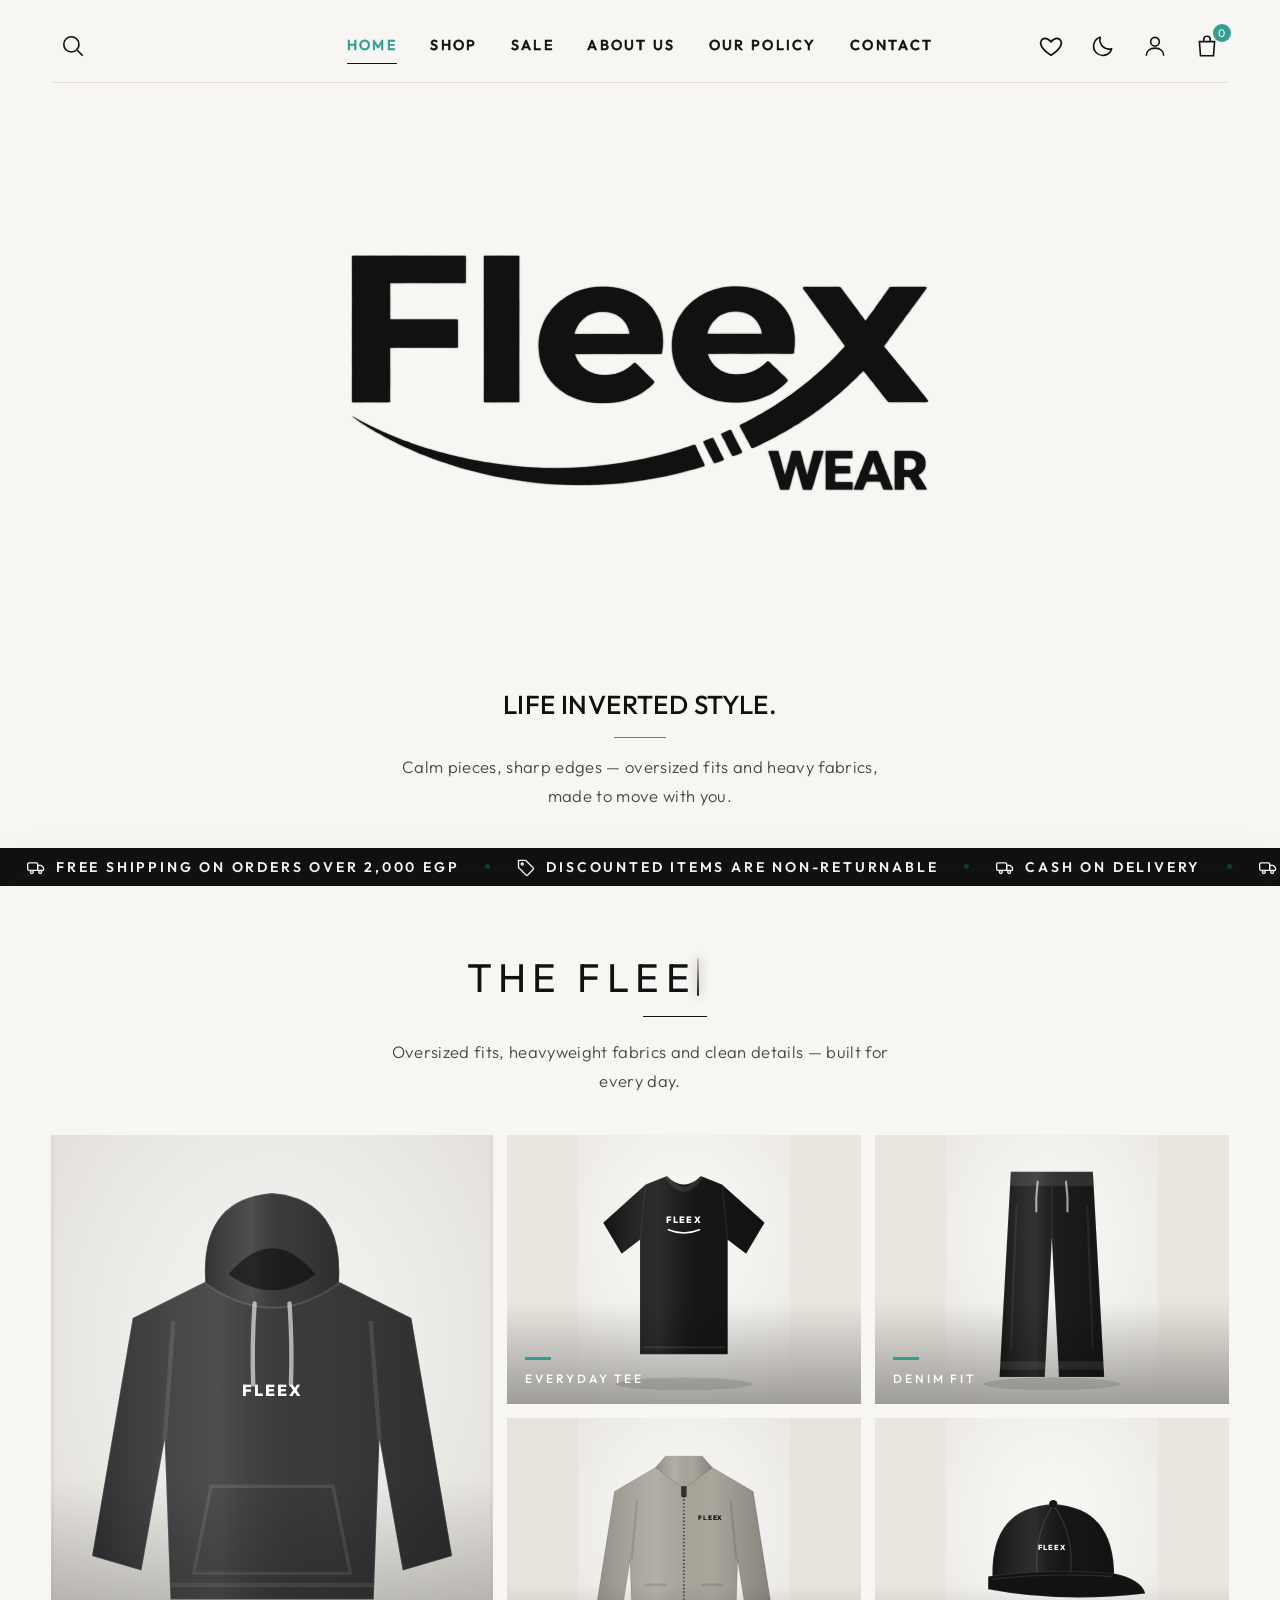
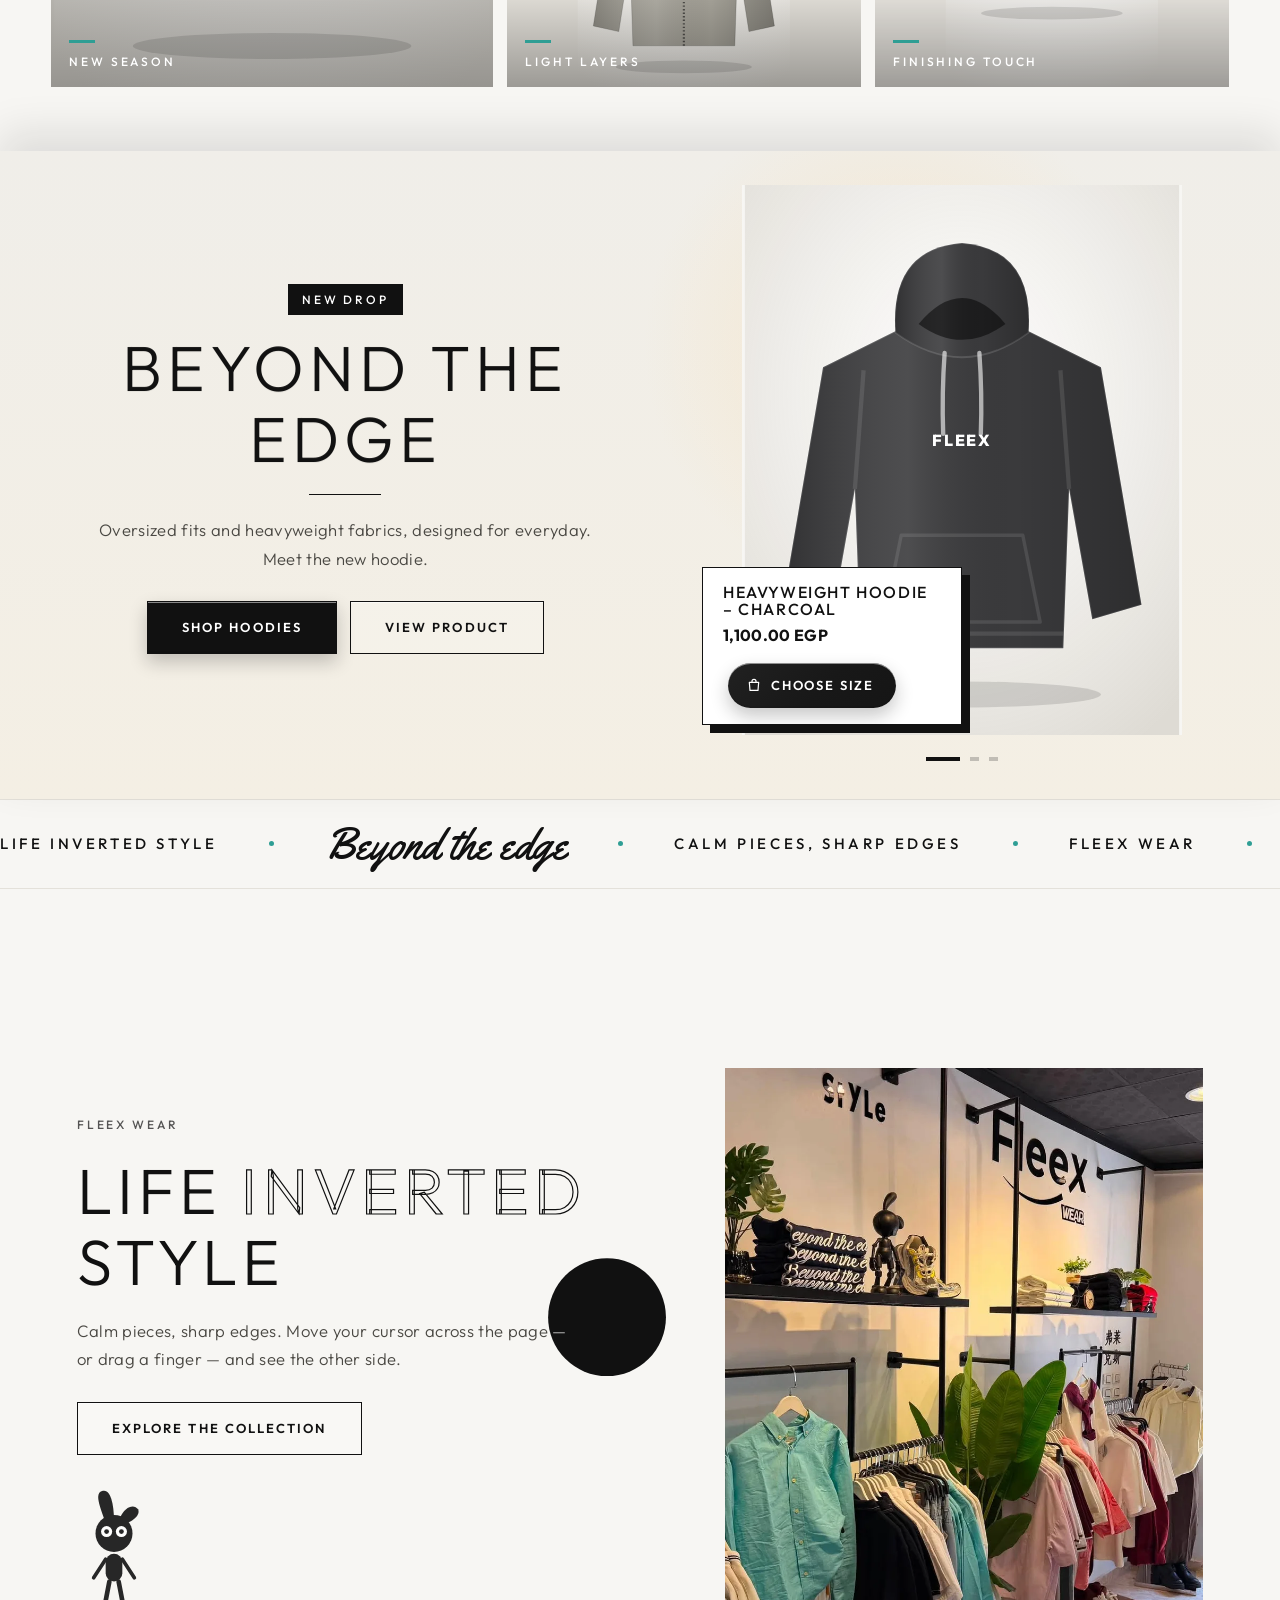
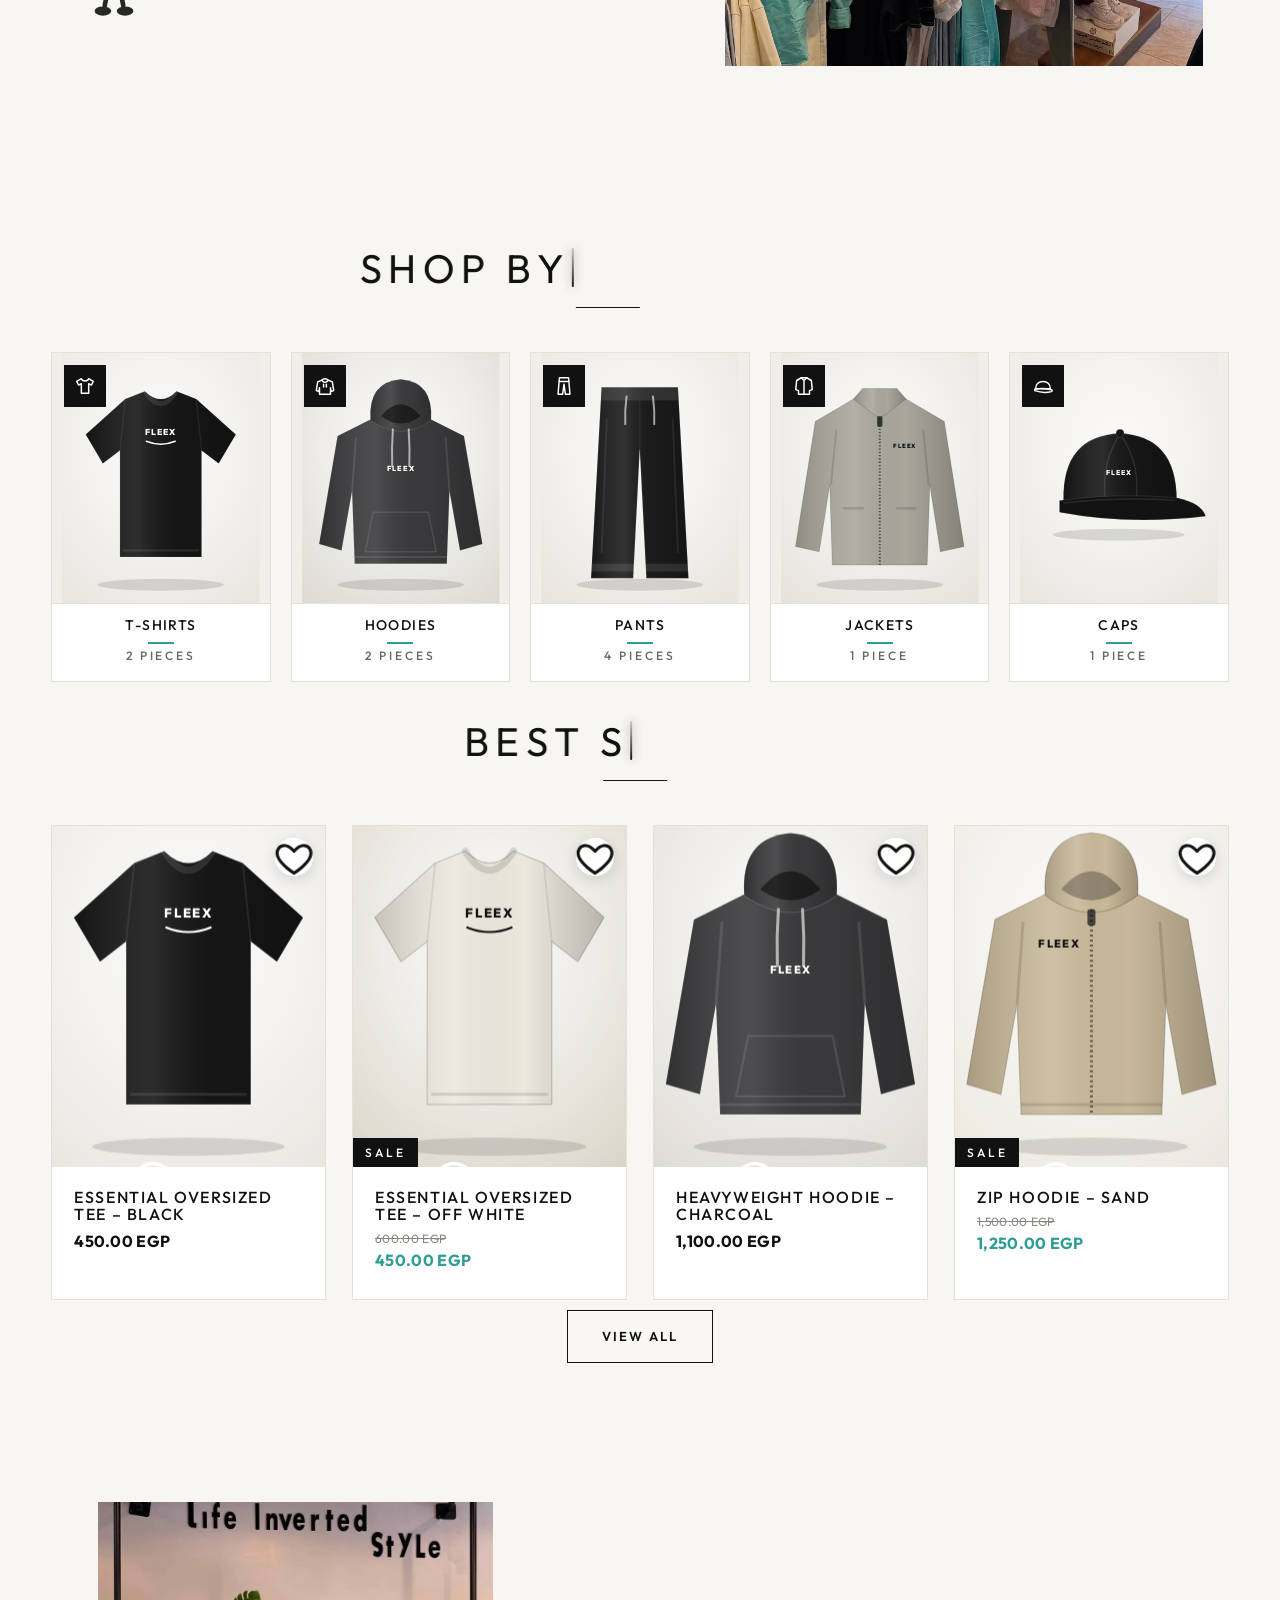
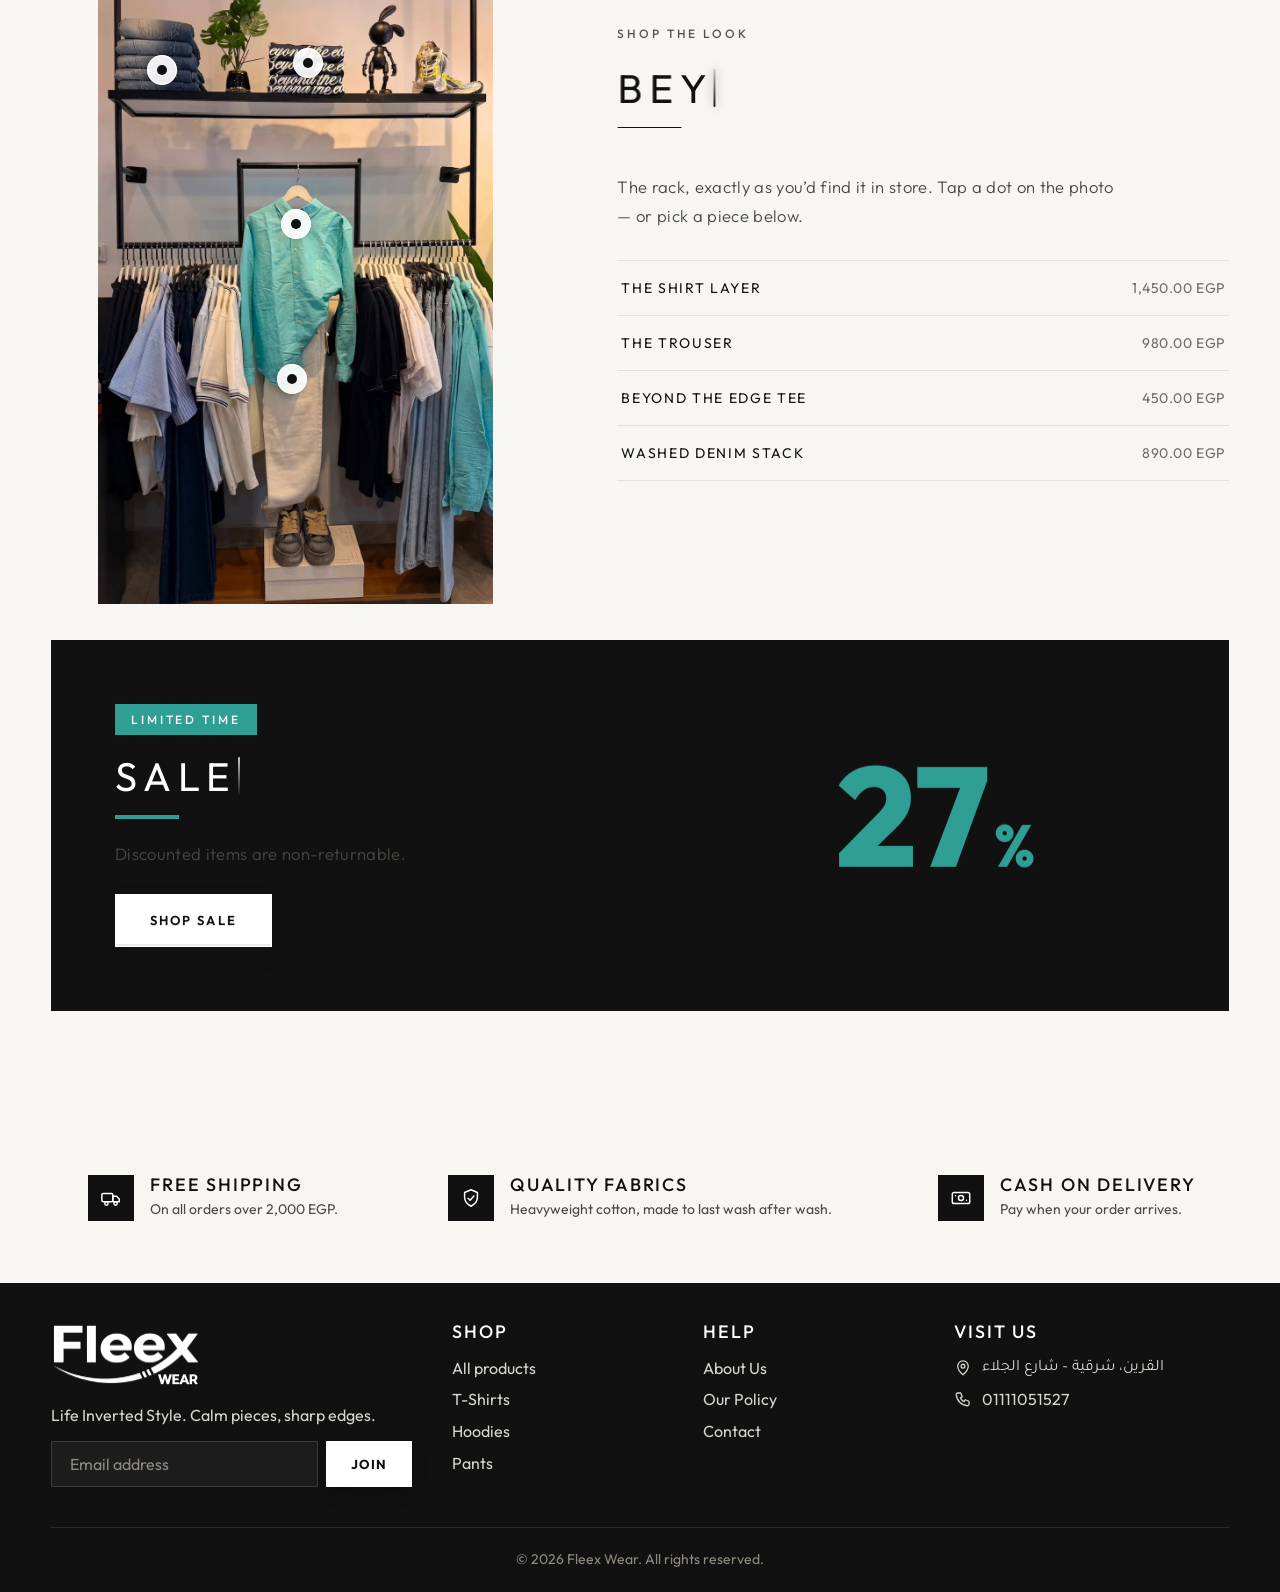
<file: index.html>
<!DOCTYPE html>
<html lang="en">
<head>
<meta charset="UTF-8">
<meta http-equiv="refresh" content="0;url=home.html">
<title>Fleex Wear</title>
<script>location.replace("home.html")</script>
</head>
<body></body>
</html>
</file>
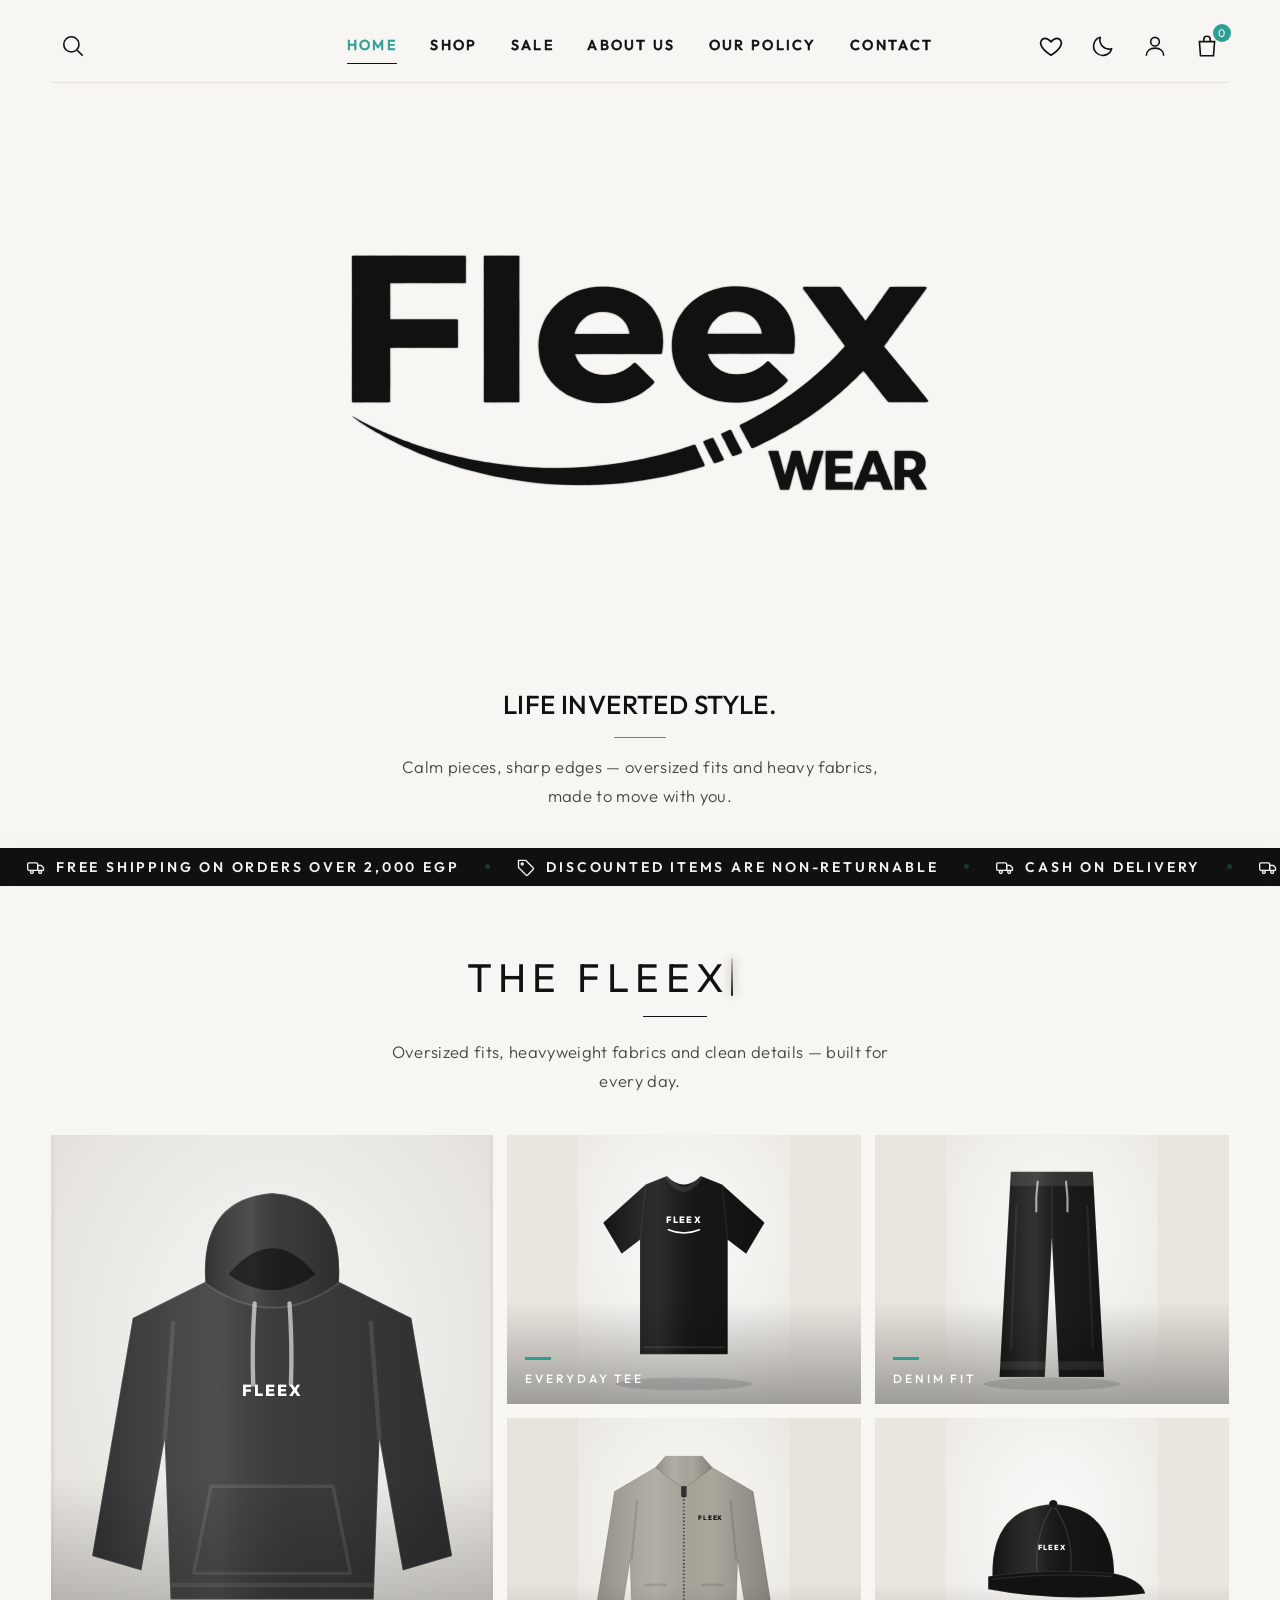
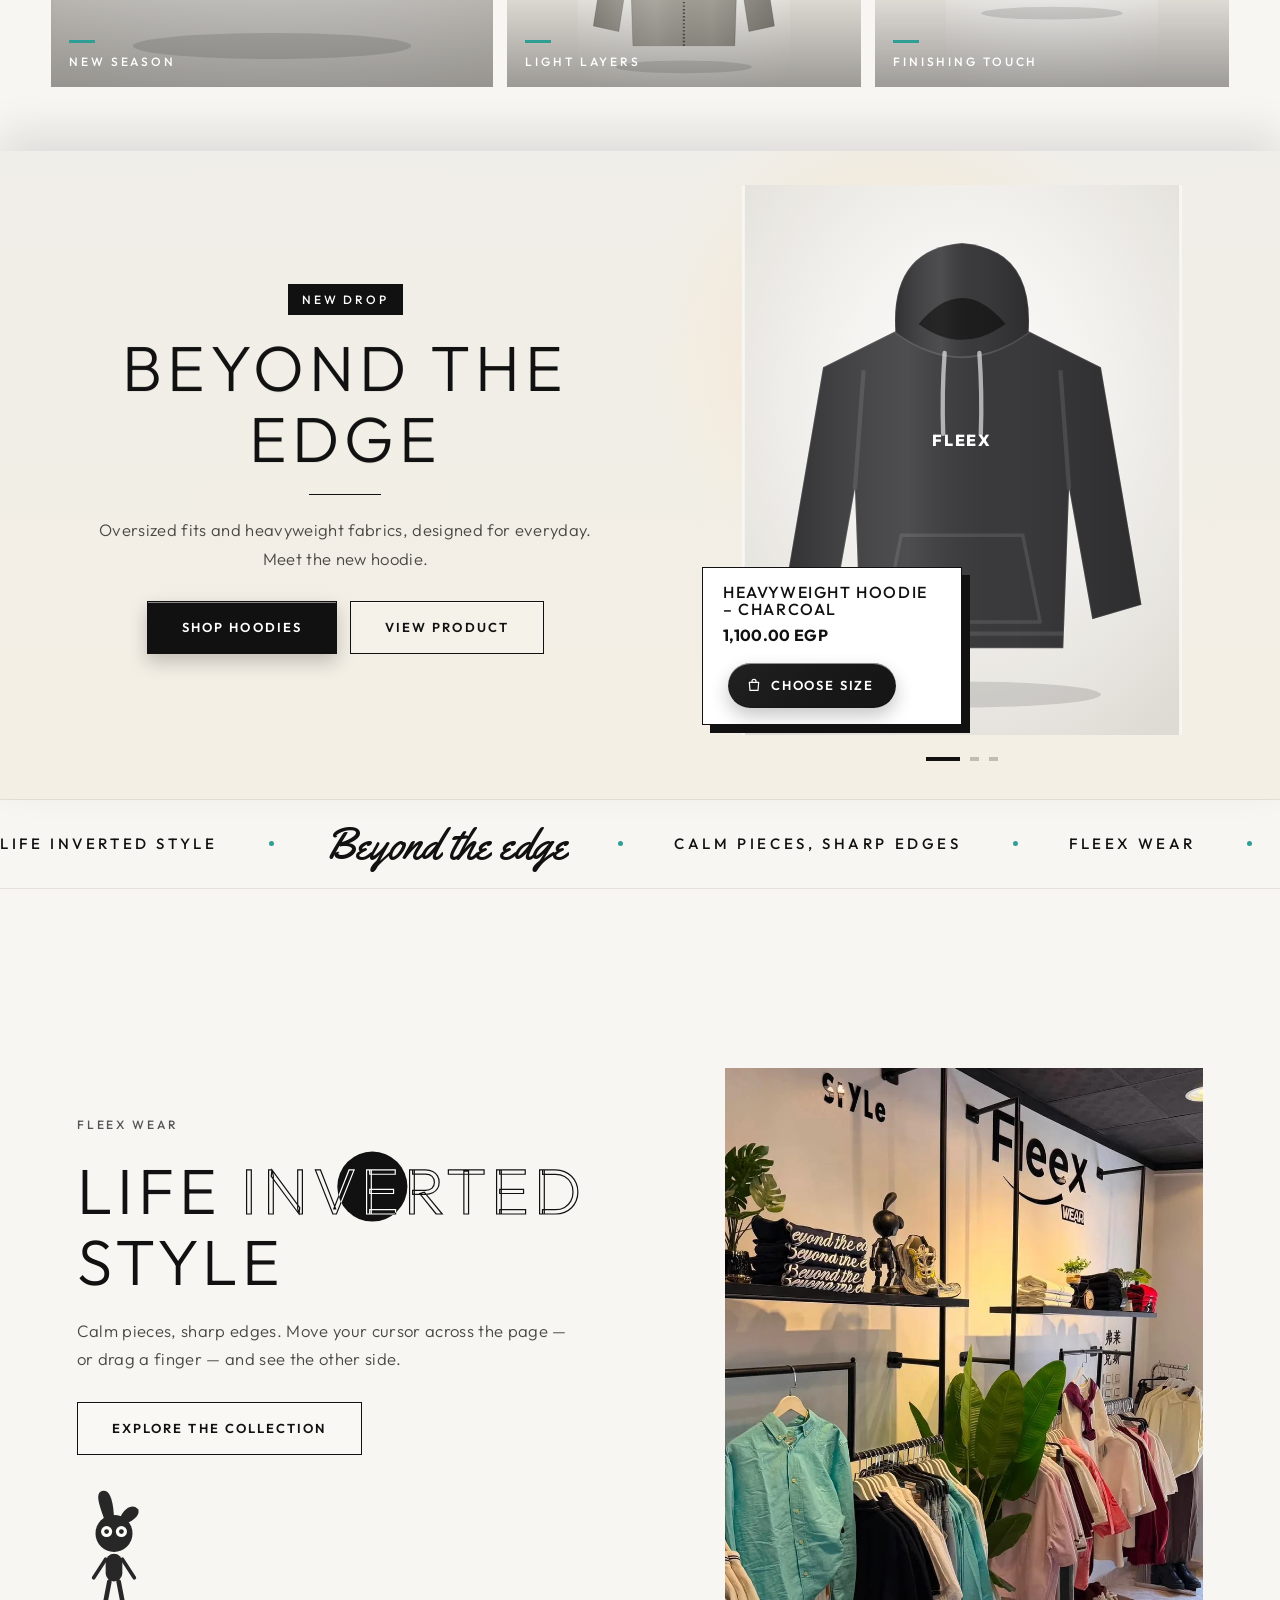
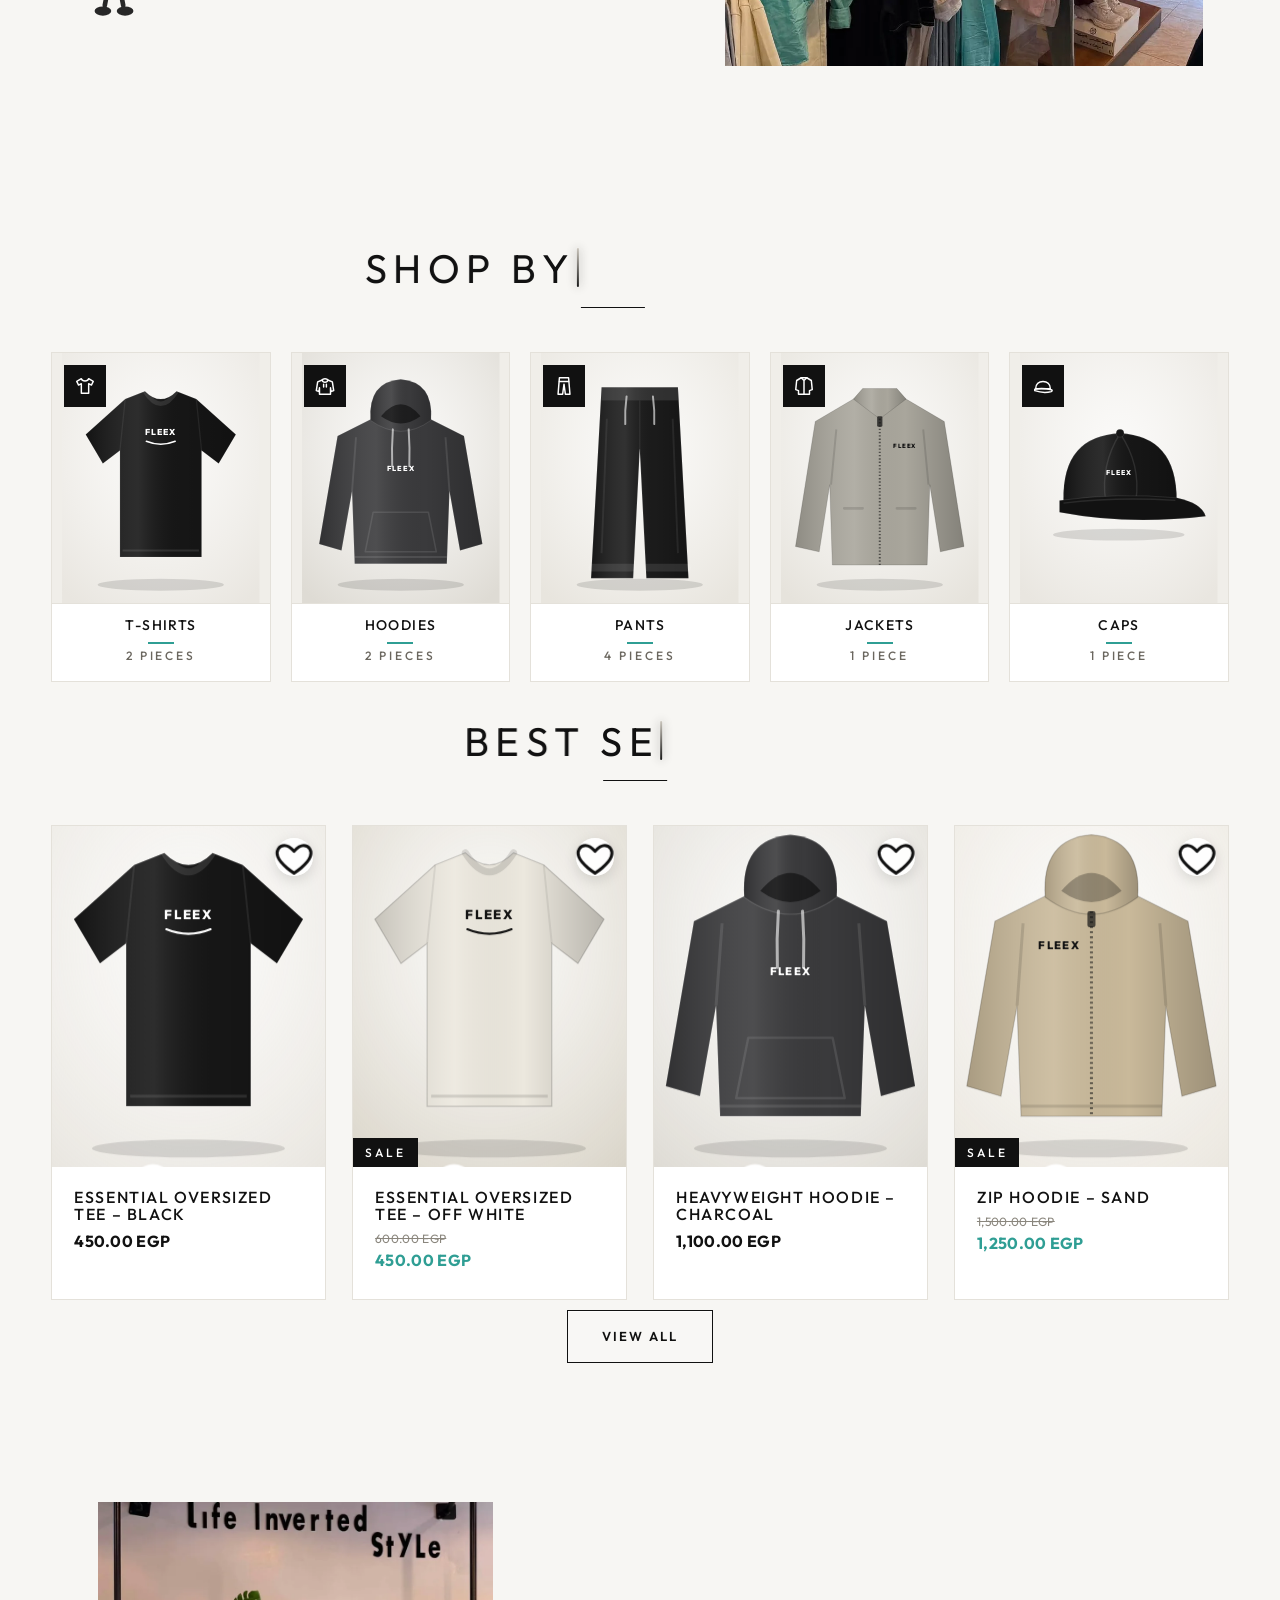
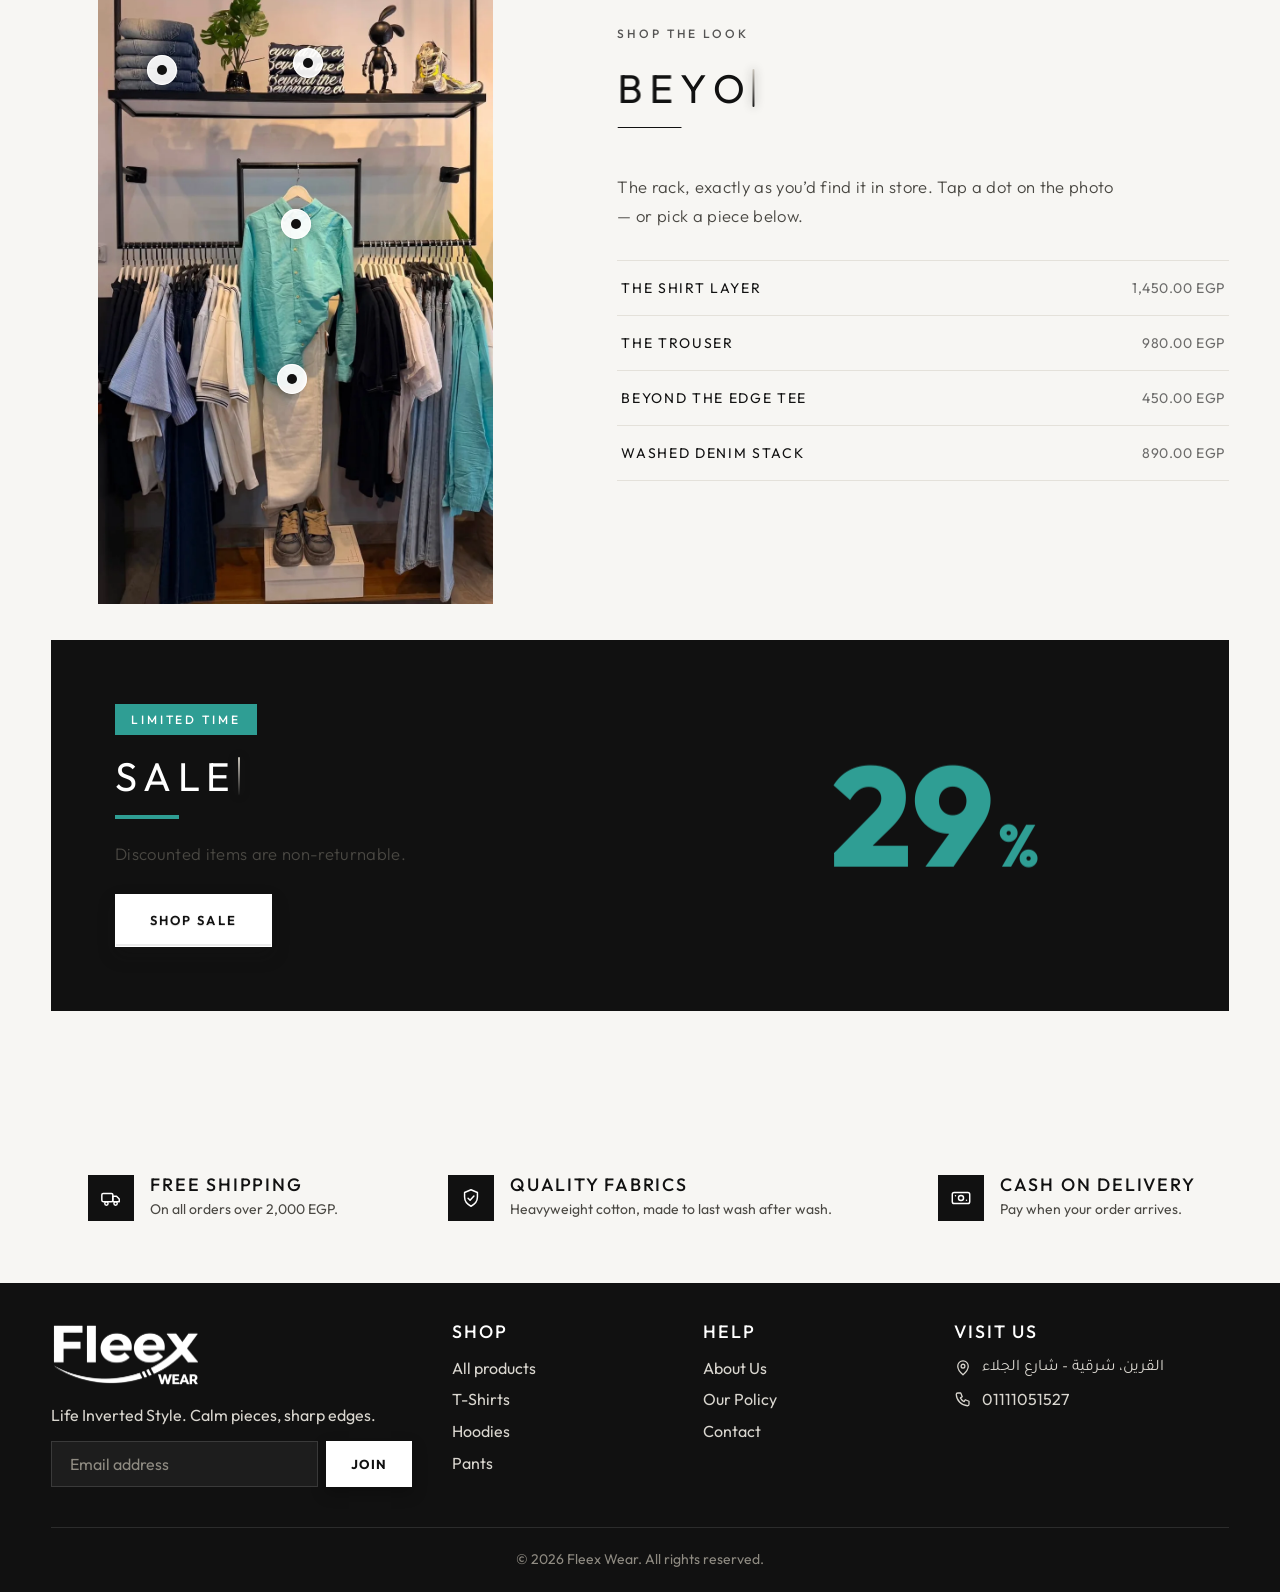
<file: home.html>
<!DOCTYPE html>
<html lang="en">
<head>
<meta charset="UTF-8"><meta name="viewport" content="width=device-width,initial-scale=1">
<title>Fleex Wear – Life Inverted Style</title>
<script>try{if(sessionStorage.getItem("fleex_theme")==="dark")document.documentElement.dataset.theme="dark"}catch(e){}</script>
<link rel="preconnect" href="https://fonts.googleapis.com">
<link rel="preconnect" href="https://fonts.gstatic.com" crossorigin>
<link rel="stylesheet" href="https://fonts.googleapis.com/css2?family=Outfit:wght@300;400;500;600;700;800&family=Tajawal:wght@300;400;500&display=swap">
<link rel="stylesheet" href="css/main.css">
</head>
<body>
<main>
  <section class="lookbook" aria-label="The Fleex look"><div class="container">
    <h2 class="section-title">The Fleex look</h2>
    <p class="lk-sub">Oversized fits, heavyweight fabrics and clean details — built for every day.</p>
    <div class="lk-grid">
      <a class="lk-tile t1" href="shop.html?cat=Hoodies" data-id="heavyweight-hoodie"><span class="lk-cap">New Season</span></a>
      <a class="lk-tile t2" href="shop.html?cat=T-Shirts" data-id="oversized-tee-black"><span class="lk-cap">Everyday Tee</span></a>
      <a class="lk-tile t3" href="shop.html?cat=Pants" data-id="straight-black-jeans"><span class="lk-cap">Denim Fit</span></a>
      <a class="lk-tile t4" href="shop.html?cat=Jackets" data-id="windbreaker-stone"><span class="lk-cap">Light Layers</span></a>
      <a class="lk-tile t5" href="shop.html?cat=Caps" data-id="dad-cap-black"><span class="lk-cap">Finishing Touch</span></a>
    </div>
  </div></section>

  <section class="hero hero2">
    <div class="container">
      <div class="hero-copy" id="heroCopy"></div>
      <div class="hero-stage" id="heroStage">
        <div class="arch" id="arch"></div>
        <div class="float-card" id="floatCard"></div>
        <div class="dots" id="dots"></div>
      </div>
      <div class="hero-actions" id="heroActions"></div>
    </div>
  </section>

  <div class="marq" aria-hidden="true"><div class="marq-track"><div class="marq-group">
    <span>Life Inverted Style</span><i></i><span class="script">Beyond the edge</span><i></i><span>Calm pieces, sharp edges</span><i></i><span>Fleex Wear</span><i></i>
  </div></div></div>

  <section class="inv rv" id="inv" aria-label="Life Inverted Style"><div class="inv-stage">
    <div class="inv-layer inv-base">
      <div class="inv-copy">
        <span class="inv-eyebrow">Fleex Wear</span>
        <h2>Life <span class="outline">Inverted</span> Style</h2>
        <p>Calm pieces, sharp edges. Move your cursor across the page — or drag a finger — and see the other side.</p>
        <a class="btn" href="shop.html">Explore the collection</a>
        <svg class="mascot" viewBox="0 0 80 140" fill="none" aria-hidden="true">
        <path d="M30 34C22 12 20 4 28 2c8-2 12 14 12 32z" fill="currentColor"/>
        <path d="M46 32c6-14 16-16 20-10 3 6-6 14-16 16z" fill="currentColor"/>
        <circle cx="40" cy="48" r="20" fill="currentColor"/>
        <circle cx="32" cy="46" r="6" fill="var(--eye-bg,#fff)"/><circle cx="48" cy="46" r="6" fill="var(--eye-bg,#fff)"/>
        <circle class="pupil" cx="32" cy="46" r="2.6" fill="#111"/><circle class="pupil" cx="48" cy="46" r="2.6" fill="#111"/>
        <rect x="31" y="70" width="18" height="30" rx="9" fill="currentColor"/>
        <path d="M31 76L18 96M49 76l13 20" stroke="currentColor" stroke-width="4" stroke-linecap="round"/>
        <path d="M35 100l-5 26M45 100l5 26" stroke="currentColor" stroke-width="5" stroke-linecap="round"/>
        <ellipse cx="28" cy="132" rx="9" ry="5" fill="currentColor"/><ellipse cx="52" cy="132" rx="9" ry="5" fill="currentColor"/>
      </svg>
      </div>
      <div class="inv-photo"><img src="assets/images/store-2.webp" alt="Inside the Fleex Wear store" loading="lazy"></div>
    </div>
  </div></section>

  <section class="section"><div class="container">
    <h2 class="section-title">Shop by category</h2>
    <div class="cats">
      <a class="ccard" href="shop.html?cat=T-Shirts"><span class="ci"><svg viewBox="0 0 24 24" fill="none" stroke="currentColor" stroke-width="1.6" stroke-linecap="round" stroke-linejoin="round"><path d="M8 4L3 7l2 4 3-1.5V20h8V9.5l3 1.5 2-4-5-3c-.5 1.5-2 2.5-4 2.5S8.5 5.5 8 4z"/></svg></span><span>T-Shirts</span></a>
      <a class="ccard" href="shop.html?cat=Hoodies"><span class="ci"><svg viewBox="0 0 24 24" fill="none" stroke="currentColor" stroke-width="1.6" stroke-linecap="round" stroke-linejoin="round"><path d="M9 5.5L4 7.5 2.5 17l3 1 .5-4V21h12v-7l.5 4 3-1L20 7.5l-5-2"/><path d="M9 5.5c.6-2 5.4-2 6 0 -.6 3.2-5.4 3.2-6 0z"/><path d="M10.5 10v3M13.5 10v3"/></svg></span><span>Hoodies</span></a>
      <a class="ccard" href="shop.html?cat=Pants"><span class="ci"><svg viewBox="0 0 24 24" fill="none" stroke="currentColor" stroke-width="1.6" stroke-linecap="round" stroke-linejoin="round"><path d="M7 3h10l1.5 18h-5L12 10l-1.5 11h-5z"/><path d="M7 7h10"/></svg></span><span>Pants</span></a>
      <a class="ccard" href="shop.html?cat=Jackets"><span class="ci"><svg viewBox="0 0 24 24" fill="none" stroke="currentColor" stroke-width="1.6" stroke-linecap="round" stroke-linejoin="round"><path d="M9 3h6l5 3 1 10-3 1v4H6v-4l-3-1 1-10z"/><path d="M12 6v15M9 3l3 3 3-3"/></svg></span><span>Jackets</span></a>
      <a class="ccard" href="shop.html?cat=Caps"><span class="ci"><svg viewBox="0 0 24 24" fill="none" stroke="currentColor" stroke-width="1.6" stroke-linecap="round" stroke-linejoin="round"><path d="M4 15c0-5 3.5-8 8-8s8 3 8 8z"/><path d="M3 15.5c5-1 11-1 18 .5 1.2.4 1.4 1.6 0 2.1-6 1.6-12 1-18-1z"/></svg></span><span>Caps</span></a>
    </div>
  </div></section>

  <section class="section" style="padding-top:0"><div class="container">
    <h2 class="section-title">Best sellers</h2>
    <div class="grid" id="featured" style="padding-bottom:30px"></div>
    <p style="text-align:center"><a class="btn" style="color:var(--ink)" href="shop.html">View all</a></p>
  </div></section>

  <section class="section look"><div class="container look-wrap">
    <div class="look-photo rv" id="look">
      <img src="assets/images/store-3.webp" alt="Styled rack at the Fleex Wear store" loading="lazy">
      <button class="hot" style="--x:50%;--y:46%" data-id="windbreaker-stone" data-label="The shirt layer" aria-label="Shop the shirt layer"></button>
      <button class="hot" style="--x:49%;--y:68%" data-id="straight-black-jeans" data-label="The trouser" aria-label="Shop the trouser"></button>
      <button class="hot" style="--x:53%;--y:23%" data-id="oversized-tee-black" data-label="Beyond the edge tee" aria-label="Shop the embroidered tee"></button>
      <button class="hot" style="--x:16%;--y:24%" data-id="classic-blue-denim" data-label="Washed denim stack" aria-label="Shop the denim"></button>
      <div class="hot-pop" id="hotPop" hidden></div>
    </div>
    <div class="look-copy rv">
      <span class="inv-eyebrow">Shop the look</span>
      <h2 class="section-title">Beyond the edge</h2>
      <p>The rack, exactly as you’d find it in store. Tap a dot on the photo — or pick a piece below.</p>
      <ul class="look-list" id="lookList"></ul>
    </div>
  </div></section>

  <section class="section" style="padding-top:0"><div class="container">
    <div class="sale">
      <div class="sale-copy">
        <span class="sale-tag">Limited time</span>
        <h2>Sale – up to 30% off</h2>
        <p>Discounted items are non-returnable.</p>
        <a class="btn solid" href="shop.html?sale=1">Shop sale</a>
      </div>
      <div class="sale-art" aria-hidden="true"><b>30<small>%</small></b></div>
    </div>
  </div></section>

  <section class="section"><div class="container features">
    <div><span class="fi"><svg viewBox="0 0 24 24" fill="none" stroke="currentColor" stroke-width="1.6" stroke-linecap="round" stroke-linejoin="round"><rect x="2" y="7" width="12" height="9" rx="1.5"/><path d="M14 10h4l3 3v3h-7z"/><circle cx="7" cy="18" r="1.8"/><circle cx="17" cy="18" r="1.8"/></svg></span><h4>Free shipping</h4><p>On all orders over 2,000 EGP.</p></div>
    <div><span class="fi"><svg viewBox="0 0 24 24" fill="none" stroke="currentColor" stroke-width="1.6" stroke-linecap="round" stroke-linejoin="round"><path d="M12 3l7 3v5c0 4.5-3 8-7 10-4-2-7-5.5-7-10V6z"/><path d="M8.8 12.2l2.2 2.2 4.2-4.6"/></svg></span><h4>Quality fabrics</h4><p>Heavyweight cotton, made to last wash after wash.</p></div>
    <div><span class="fi"><svg viewBox="0 0 24 24" fill="none" stroke="currentColor" stroke-width="1.6" stroke-linecap="round" stroke-linejoin="round"><rect x="2.5" y="6" width="19" height="12" rx="2"/><circle cx="12" cy="12" r="2.8"/><path d="M6 9.5v.01M18 14.5v.01"/></svg></span><h4>Cash on delivery</h4><p>Pay when your order arrives.</p></div>
  </div></section>
</main>
<script src="js/data/products.js"></script>
<script src="js/core/config.js"></script>
<script src="js/components/product-visual.js"></script>
<script src="js/core/icons.js"></script>
<script src="js/core/navigation.js"></script>
<script src="js/components/layout.js"></script>
<script src="js/components/cart-state.js"></script>
<script src="js/core/ui.js"></script>
<script src="js/components/cart.js"></script>
<script src="js/components/product-card.js"></script>
<script src="js/components/search.js"></script>
<script src="js/core/bootstrap.js"></script>
<script src="js/pages/home.js"></script>
</body>
</html>
</file>
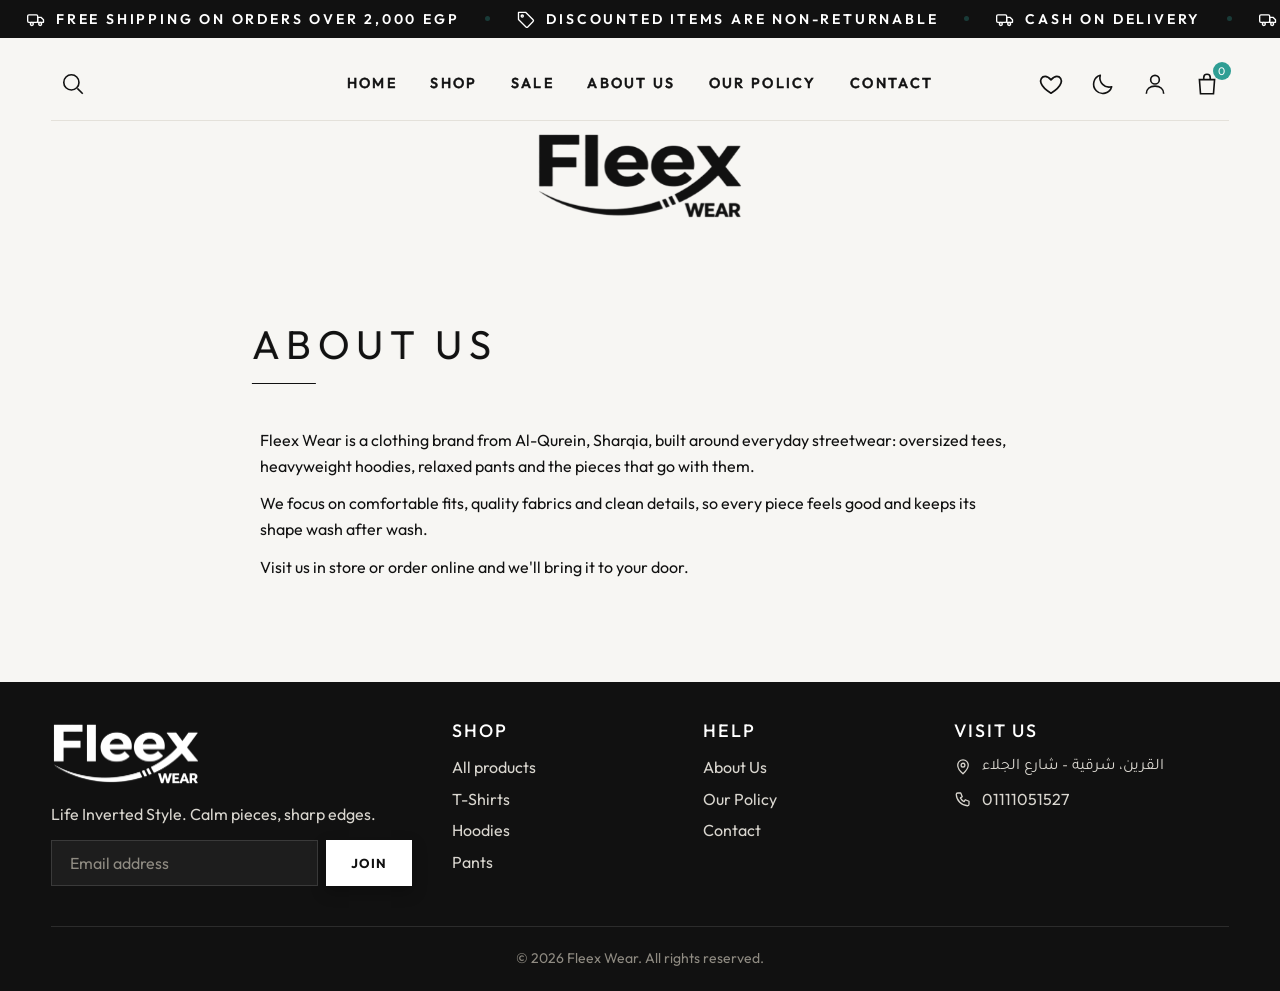
<file: info.html>
<!DOCTYPE html>
<html lang="en">
<head>
<meta charset="UTF-8"><meta name="viewport" content="width=device-width,initial-scale=1">
<title>Fleex Wear</title>
<script>try{if(sessionStorage.getItem("fleex_theme")==="dark")document.documentElement.dataset.theme="dark"}catch(e){}</script>
<link rel="preconnect" href="https://fonts.googleapis.com">
<link rel="preconnect" href="https://fonts.gstatic.com" crossorigin>
<link rel="stylesheet" href="https://fonts.googleapis.com/css2?family=Outfit:wght@300;400;500;600;700;800&family=Tajawal:wght@300;400;500&display=swap">
<link rel="stylesheet" href="css/main.css">
</head>
<body>
<main class="container"><div class="info-page" id="content"></div></main>
<script src="js/data/products.js"></script>
<script src="js/core/config.js"></script>
<script src="js/components/product-visual.js"></script>
<script src="js/core/icons.js"></script>
<script src="js/core/navigation.js"></script>
<script src="js/components/layout.js"></script>
<script src="js/components/cart-state.js"></script>
<script src="js/core/ui.js"></script>
<script src="js/components/cart.js"></script>
<script src="js/components/product-card.js"></script>
<script src="js/components/search.js"></script>
<script src="js/core/bootstrap.js"></script>
<script src="js/pages/info.js"></script>
</body>
</html>
</file>
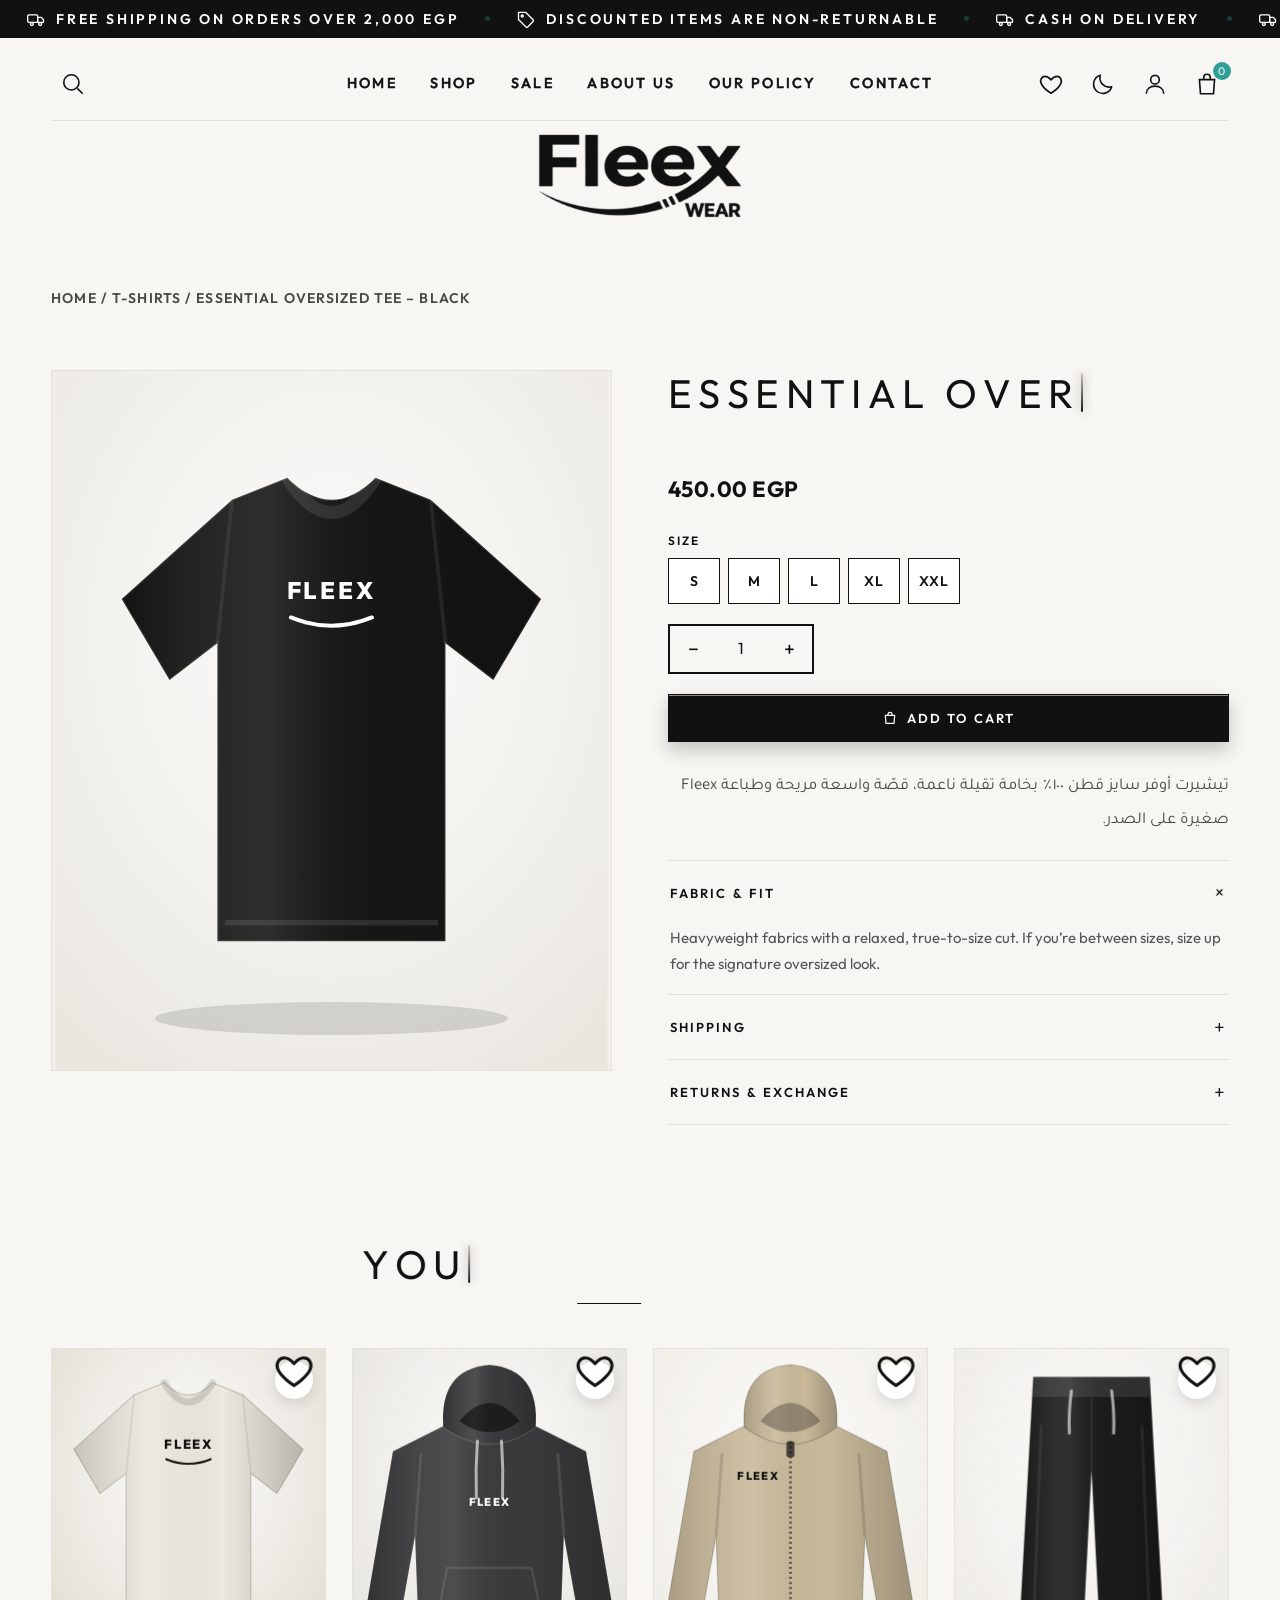
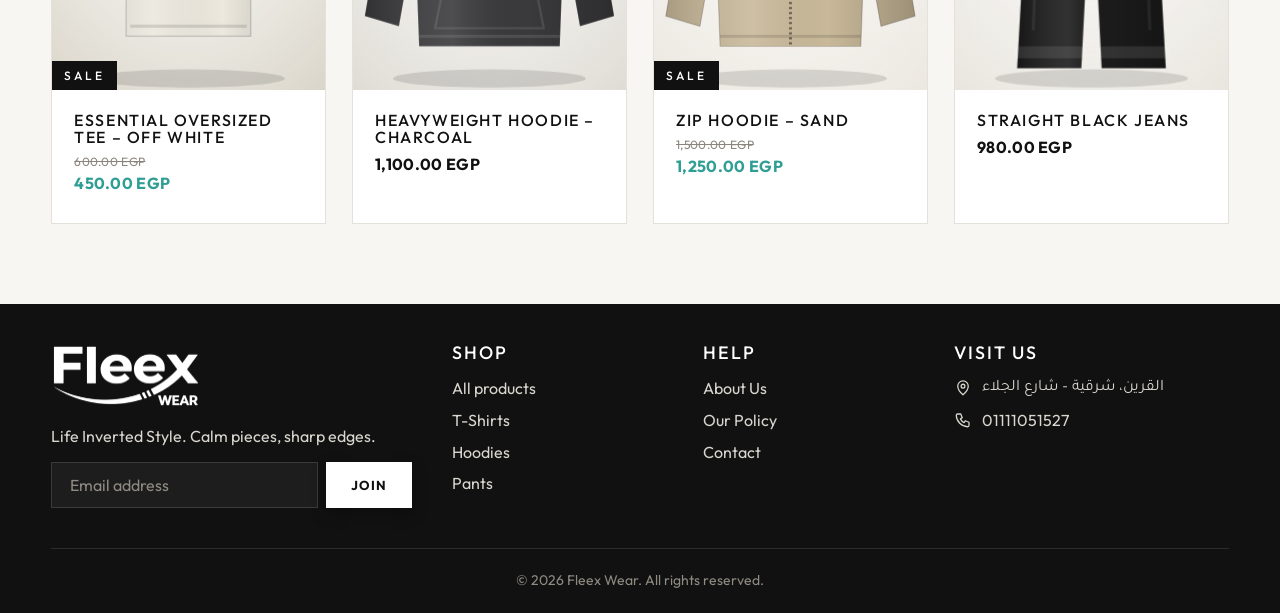
<file: product.html>
<!DOCTYPE html>
<html lang="en">
<head>
<meta charset="UTF-8"><meta name="viewport" content="width=device-width,initial-scale=1">
<title>Product – Fleex Wear</title>
<script>try{if(sessionStorage.getItem("fleex_theme")==="dark")document.documentElement.dataset.theme="dark"}catch(e){}</script>
<link rel="preconnect" href="https://fonts.googleapis.com">
<link rel="preconnect" href="https://fonts.gstatic.com" crossorigin>
<link rel="stylesheet" href="https://fonts.googleapis.com/css2?family=Outfit:wght@300;400;500;600;700;800&family=Tajawal:wght@300;400;500&display=swap">
<link rel="stylesheet" href="css/main.css">
</head>
<body>
<main class="container">
  <div id="root"></div>
  <h2 class="section-title" style="margin-top:20px">You may also like</h2>
  <div class="grid" id="related"></div>
</main>
<script src="js/data/products.js"></script>
<script src="js/core/config.js"></script>
<script src="js/components/product-visual.js"></script>
<script src="js/core/icons.js"></script>
<script src="js/core/navigation.js"></script>
<script src="js/components/layout.js"></script>
<script src="js/components/cart-state.js"></script>
<script src="js/core/ui.js"></script>
<script src="js/components/cart.js"></script>
<script src="js/components/product-card.js"></script>
<script src="js/components/search.js"></script>
<script src="js/core/bootstrap.js"></script>
<script src="js/pages/product.js"></script>
</body>
</html>
</file>
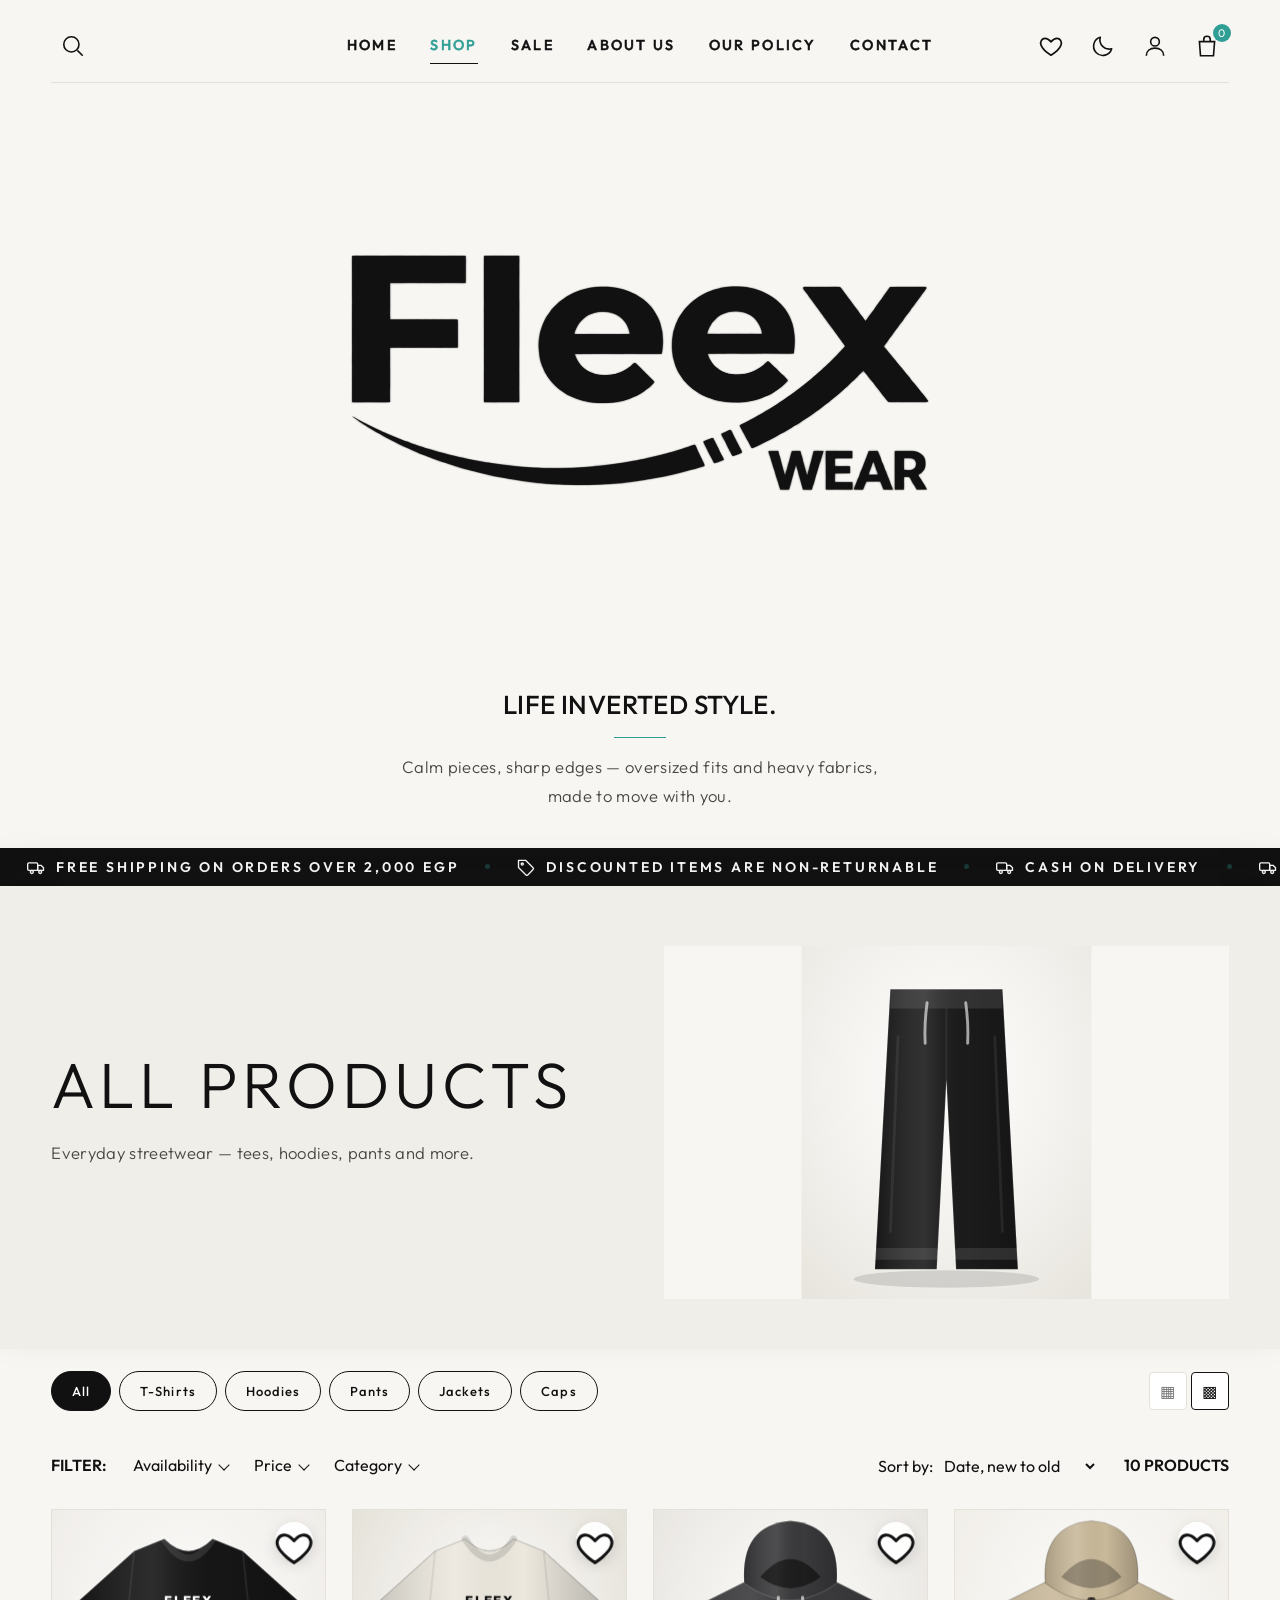
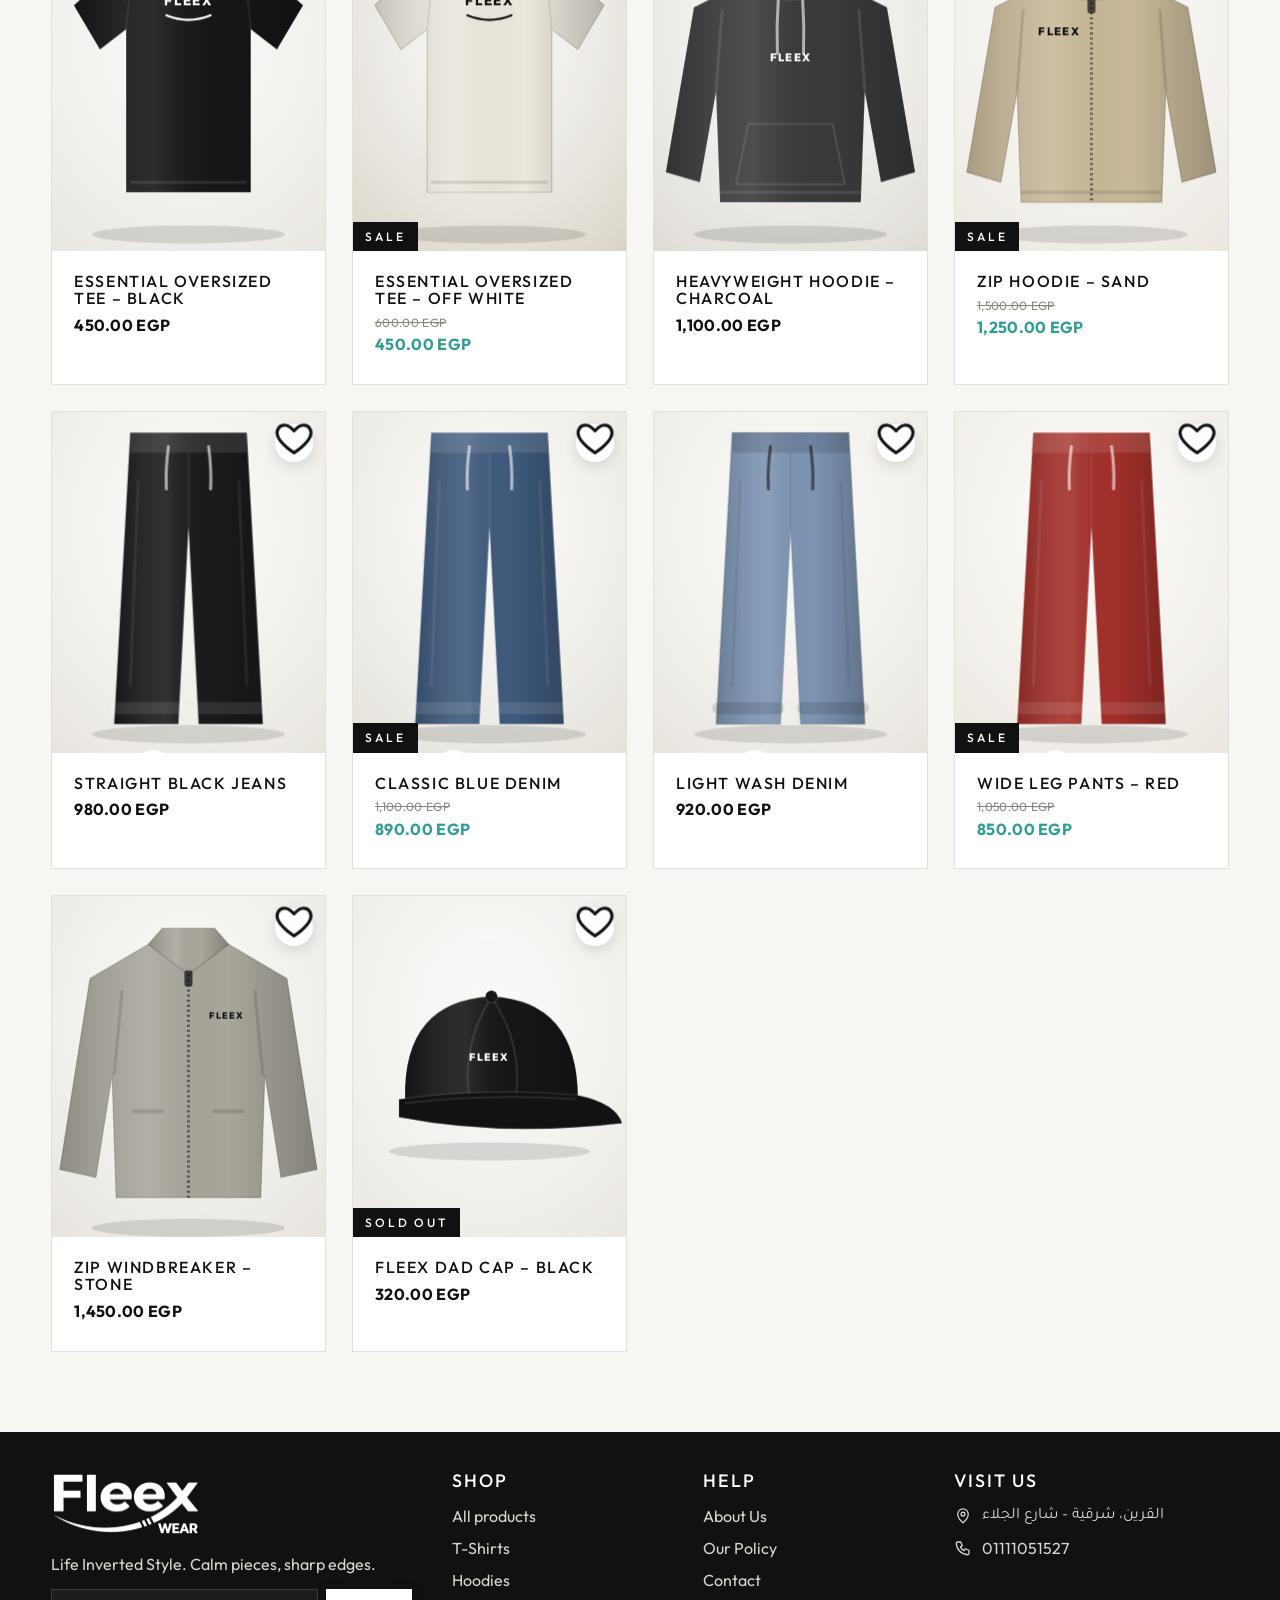
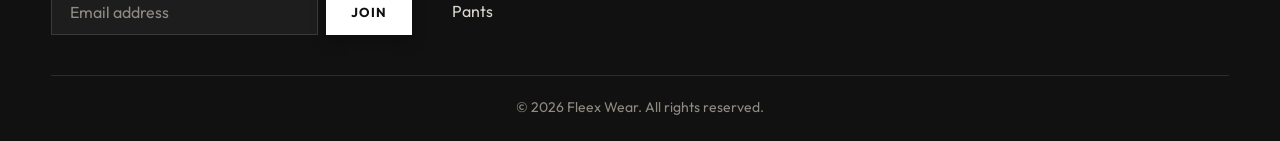
<file: shop.html>
<!DOCTYPE html>
<html lang="en">
<head>
<meta charset="UTF-8"><meta name="viewport" content="width=device-width,initial-scale=1">
<title>Shop – Fleex Wear</title>
<script>try{if(sessionStorage.getItem("fleex_theme")==="dark")document.documentElement.dataset.theme="dark"}catch(e){}</script>
<link rel="preconnect" href="https://fonts.googleapis.com">
<link rel="preconnect" href="https://fonts.gstatic.com" crossorigin>
<link rel="stylesheet" href="https://fonts.googleapis.com/css2?family=Outfit:wght@300;400;500;600;700;800&family=Tajawal:wght@300;400;500&display=swap">
<link rel="stylesheet" href="css/main.css">
</head>
<body>
<main>
  <section class="hero collection-hero"><div class="container">
    <div><h1 id="title">All Products</h1><p id="subtitle">Everyday streetwear — tees, hoodies, pants and more.</p></div>
    <div class="hero-img" id="heroImg"></div>
  </div></section>

  <div class="container">
    <div class="toolbar">
      <div class="left">
        <span>Filter:</span>
        <details class="filter"><summary>Availability</summary>
          <div class="dropdown">
            <label><input type="checkbox" id="fIn"> In stock</label>
            <label><input type="checkbox" id="fOut"> Out of stock</label>
          </div></details>
        <details class="filter"><summary>Price</summary>
          <div class="dropdown"><div class="row"><input type="number" id="pMin" placeholder="From"> <span>–</span> <input type="number" id="pMax" placeholder="To"></div></div></details>
        <details class="filter"><summary>Category</summary>
          <div class="dropdown" id="catList"></div></details>
      </div>
      <div class="right">
        <label>Sort by:
          <select class="sort" id="sort">
            <option value="new">Date, new to old</option>
            <option value="old">Date, old to new</option>
            <option value="az">Alphabetically, A-Z</option>
            <option value="low">Price, low to high</option>
            <option value="high">Price, high to low</option>
          </select></label>
        <span id="count"></span>
      </div>
    </div>
    <div class="grid" id="grid"></div>
  </div>
</main>
<script src="js/data/products.js"></script>
<script src="js/core/config.js"></script>
<script src="js/components/product-visual.js"></script>
<script src="js/core/icons.js"></script>
<script src="js/core/navigation.js"></script>
<script src="js/components/layout.js"></script>
<script src="js/components/cart-state.js"></script>
<script src="js/core/ui.js"></script>
<script src="js/components/cart.js"></script>
<script src="js/components/product-card.js"></script>
<script src="js/components/search.js"></script>
<script src="js/core/bootstrap.js"></script>
<script src="js/pages/shop.js"></script>
</body>
</html>
</file>
<file: css/main.css>
/* Fleex Wear stylesheet manifest.
   ORDER MATTERS: later layers override earlier ones (cascade). Do not reorder.
   Layers: base → components → responsive → motion → refinements → theme (dark) → refinements/motion on top. */
@import url("base/tokens-and-reset.css");
@import url("components/announcement-bar.css");
@import url("components/header.css");
@import url("components/hero.css");
@import url("components/buttons.css");
@import url("components/toolbar.css");
@import url("components/product-grid.css");
@import url("components/sections.css");
@import url("components/product-page.css");
@import url("components/cart-drawer.css");
@import url("components/search.css");
@import url("components/footer-info.css");
@import url("responsive/mobile-base.css");
@import url("motion/animations.css");
@import url("refinements/surfaces-dropdowns-footer.css");
@import url("refinements/photos-logo-colour.css");
@import url("refinements/hero-slider.css");
@import url("refinements/logo-wordmark.css");
@import url("refinements/glass-card.css");
@import url("refinements/logo-layout.css");
@import url("refinements/glass-card-rose.css");
@import url("refinements/buttons-and-forms.css");
@import url("refinements/hero-copy.css");
@import url("refinements/category-cards.css");
@import url("refinements/nav-and-mobile-tweaks.css");
@import url("refinements/ticker-and-splash.css");
@import url("refinements/nav-type-and-rhythm.css");
@import url("refinements/lookbook.css");
@import url("refinements/category-hover-and-slider.css");
@import url("refinements/splash-tagline.css");
@import url("refinements/features-row.css");
@import url("components/sale-banner.css");
@import url("theme/variety-pass.css");
@import url("refinements/features-strip.css");
@import url("refinements/serif-copy.css");
@import url("motion/scroll-sun.css");
@import url("motion/scroll-reveals.css");
@import url("refinements/features-strip-v2.css");
@import url("motion/typewriter.css");
@import url("refinements/features-no-lines.css");
@import url("refinements/serif-lookbook-hero.css");
@import url("refinements/header-divider.css");
@import url("refinements/phone-product-card.css");
@import url("refinements/type-system.css");
@import url("theme/fleex.css");
@import url("theme/calm.css");
@import url("refinements/advanced-ui.css");
@import url("theme/dark.css");
</file>
